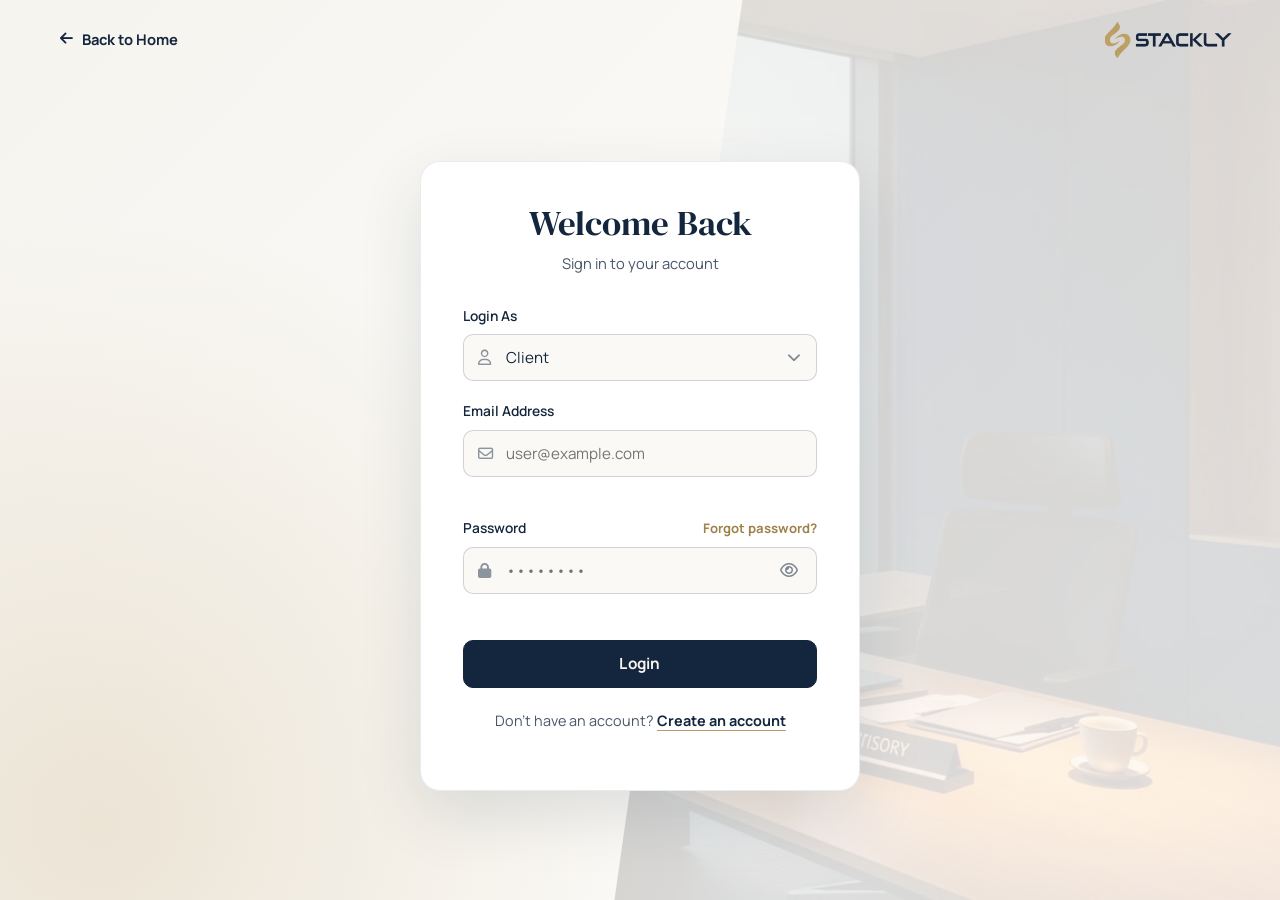
<file: login.html>
<!DOCTYPE html>
<html lang="en">
<head>
  <meta charset="UTF-8" />
  <meta name="viewport" content="width=device-width, initial-scale=1.0" />
  <title>Portal Login | STACKLY Tax &amp; Compliance Advisory</title>
  <meta name="description" content="Sign in to your STACKLY Client or Admin Advisory Portal." />
  <link rel="icon" type="image/webp" href="assets/icons/favicon.webp" />

  <link rel="preconnect" href="https://fonts.googleapis.com" />
  <link rel="preconnect" href="https://fonts.gstatic.com" crossorigin />
  <link href="https://fonts.googleapis.com/css2?family=DM+Serif+Display:ital@0;1&family=Manrope:wght@400;500;600;700;800&display=swap" rel="stylesheet" />
  <link rel="stylesheet" href="https://cdnjs.cloudflare.com/ajax/libs/font-awesome/6.5.2/css/all.min.css" />

  <link rel="stylesheet" href="css/style.css" />
  <link rel="stylesheet" href="css/animations.css" />
  <link rel="stylesheet" href="css/auth.css" />
  <link rel="stylesheet" href="css/responsive.css" />
</head>
<body class="auth-page">
  <div class="auth-bg-split" aria-hidden="true">
    <div class="auth-bg-panel" style="background-image: url('assets/images/hero/home-hero.webp');"></div>
  </div>

  <!-- Minimal Auth Top Bar (No Navbar, No Footer) -->
  <header class="auth-topbar">
    <a href="index.html" class="auth-back-link">
      <i class="fa-solid fa-arrow-left"></i>
      <span>Back to Home</span>
    </a>
    <a href="index.html" class="auth-logo" aria-label="STACKLY Home">
      <img src="assets/images/brand-logo-navy.webp" alt="STACKLY" />
    </a>
  </header>

  <main class="auth-stage">
    <section class="auth-card" id="authCard" aria-labelledby="loginTitle">
      <div class="auth-card-head">
        <h1 id="loginTitle">Welcome Back</h1>
        <p>Sign in to your account</p>
      </div>

      <form id="loginForm" novalidate>
        <div class="form-group">
          <label class="form-label" for="loginAs">Login As</label>
          <div class="input-icon-wrap">
            <i class="fa-regular fa-user field-icon"></i>
            <select class="form-control" id="loginAs" name="loginAs" required>
              <option value="Client" selected>Client</option>
              <option value="Admin">Admin</option>
            </select>
            <i class="fa-solid fa-chevron-down select-caret"></i>
          </div>
        </div>

        <div class="form-group">
          <label class="form-label" for="loginEmail">Email Address</label>
          <div class="input-icon-wrap">
            <i class="fa-regular fa-envelope field-icon"></i>
            <input
              type="email"
              class="form-control"
              id="loginEmail"
              name="email"
              placeholder="user@example.com"
              autocomplete="email"
              data-required-msg="Email address is required."
              required
            />
          </div>
          <span class="form-error"></span>
        </div>

        <div class="form-group">
          <div class="auth-label-row">
            <label class="form-label" for="loginPassword">Password</label>
            <a href="404.html" class="auth-forgot-link">Forgot password?</a>
          </div>
          <div class="input-icon-wrap">
            <i class="fa-solid fa-lock field-icon"></i>
            <input
              type="password"
              class="form-control"
              id="loginPassword"
              name="password"
              placeholder="••••••••"
              autocomplete="current-password"
              data-minlength="4"
              data-required-msg="Password is required."
              required
            />
            <button type="button" class="password-toggle" aria-label="Show password">
              <i class="fa-regular fa-eye"></i>
            </button>
          </div>
          <span class="form-error"></span>
        </div>

        <button type="submit" class="auth-submit-btn">
          <span>Login</span>
        </button>

        <div class="form-feedback" id="loginFeedback" aria-live="polite"></div>
      </form>

      <p class="auth-switch">
        Don&apos;t have an account? <a href="signup.html">Create an account</a>
      </p>
    </section>
  </main>

  <script src="https://cdnjs.cloudflare.com/ajax/libs/gsap/3.14.2/gsap.min.js"></script>
  <script src="js/animations.js"></script>
  <script src="js/validation.js"></script>
  <script src="js/session.js"></script>
  <script src="js/auth.js"></script>
</body>
</html>
</file>
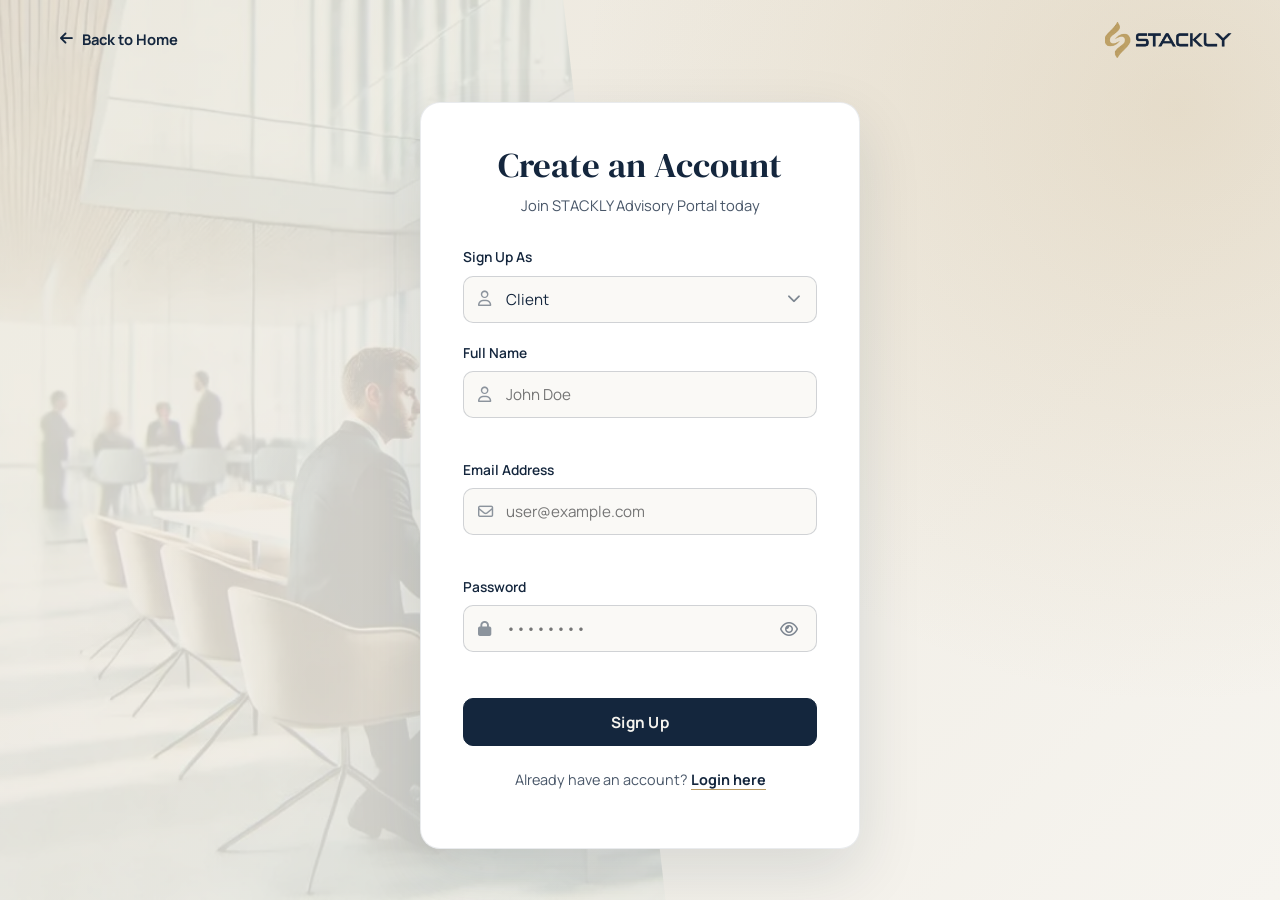
<file: signup.html>
<!DOCTYPE html>
<html lang="en">
<head>
  <meta charset="UTF-8" />
  <meta name="viewport" content="width=device-width, initial-scale=1.0" />
  <title>Create an Account | STACKLY Tax &amp; Compliance Advisory</title>
  <meta name="description" content="Create your STACKLY Client or Admin Advisory Portal account." />
  <link rel="icon" type="image/webp" href="assets/icons/favicon.webp" />

  <link rel="preconnect" href="https://fonts.googleapis.com" />
  <link rel="preconnect" href="https://fonts.gstatic.com" crossorigin />
  <link href="https://fonts.googleapis.com/css2?family=DM+Serif+Display:ital@0;1&family=Manrope:wght@400;500;600;700;800&display=swap" rel="stylesheet" />
  <link rel="stylesheet" href="https://cdnjs.cloudflare.com/ajax/libs/font-awesome/6.5.2/css/all.min.css" />

  <link rel="stylesheet" href="css/style.css" />
  <link rel="stylesheet" href="css/animations.css" />
  <link rel="stylesheet" href="css/auth.css" />
  <link rel="stylesheet" href="css/responsive.css" />
</head>
<body class="auth-page">
  <div class="auth-bg-split auth-bg-split--signup" aria-hidden="true">
    <div class="auth-bg-panel auth-bg-panel--left" style="background-image: url('assets/images/hero/about-hero.webp');"></div>
  </div>

  <!-- Minimal Auth Top Bar (No Navbar, No Footer) -->
  <header class="auth-topbar">
    <a href="index.html" class="auth-back-link">
      <i class="fa-solid fa-arrow-left"></i>
      <span>Back to Home</span>
    </a>
    <a href="index.html" class="auth-logo" aria-label="STACKLY Home">
      <img src="assets/images/brand-logo-navy.webp" alt="STACKLY" />
    </a>
  </header>

  <main class="auth-stage">
    <section class="auth-card" id="authCard" aria-labelledby="signupTitle">
      <div class="auth-card-head">
        <h1 id="signupTitle">Create an Account</h1>
        <p>Join STACKLY Advisory Portal today</p>
      </div>

      <form id="signupForm" novalidate>
        <div class="form-group">
          <label class="form-label" for="signupAs">Sign Up As</label>
          <div class="input-icon-wrap">
            <i class="fa-regular fa-user field-icon"></i>
            <select class="form-control" id="signupAs" name="signupAs" required>
              <option value="Client" selected>Client</option>
              <option value="Admin">Admin</option>
            </select>
            <i class="fa-solid fa-chevron-down select-caret"></i>
          </div>
        </div>

        <div class="form-group">
          <label class="form-label" for="signupFullName">Full Name</label>
          <div class="input-icon-wrap">
            <i class="fa-regular fa-user field-icon"></i>
            <input
              type="text"
              class="form-control"
              id="signupFullName"
              name="fullName"
              placeholder="John Doe"
              autocomplete="name"
              data-minlength="2"
              data-required-msg="Full name is required."
              required
            />
          </div>
          <span class="form-error"></span>
        </div>

        <div class="form-group">
          <label class="form-label" for="signupEmail">Email Address</label>
          <div class="input-icon-wrap">
            <i class="fa-regular fa-envelope field-icon"></i>
            <input
              type="email"
              class="form-control"
              id="signupEmail"
              name="email"
              placeholder="user@example.com"
              autocomplete="email"
              data-required-msg="Valid email address is required."
              required
            />
          </div>
          <span class="form-error"></span>
        </div>

        <div class="form-group">
          <label class="form-label" for="signupPassword">Password</label>
          <div class="input-icon-wrap">
            <i class="fa-solid fa-lock field-icon"></i>
            <input
              type="password"
              class="form-control"
              id="signupPassword"
              name="password"
              placeholder="••••••••"
              autocomplete="new-password"
              data-minlength="6"
              data-required-msg="Create a password (min. 6 characters)."
              required
            />
            <button type="button" class="password-toggle" aria-label="Show password">
              <i class="fa-regular fa-eye"></i>
            </button>
          </div>
          <span class="form-error"></span>
        </div>

        <button type="submit" class="auth-submit-btn">
          <span>Sign Up</span>
        </button>

        <div class="form-feedback" id="signupFeedback" aria-live="polite"></div>
      </form>

      <p class="auth-switch">
        Already have an account? <a href="login.html">Login here</a>
      </p>
    </section>
  </main>

  <script src="https://cdnjs.cloudflare.com/ajax/libs/gsap/3.14.2/gsap.min.js"></script>
  <script src="js/animations.js"></script>
  <script src="js/validation.js"></script>
  <script src="js/session.js"></script>
  <script src="js/auth.js"></script>
</body>
</html>
</file>
<file: css/style.css>
/* ==========================================================================
   STACKLY Tax & Compliance Advisory — Design System & Global Foundation
   Colors strictly anchored to:
   Primary: Midnight Navy (#14263D)
   Background: Warm Ivory (#F6F4EF)
   Accent: Champagne Gold (#B99A62)
   ========================================================================== */

:root {
  /* Core Palette (3 Brand Colors + Derived Tints) */
  --navy: #14263D;
  --navy-deep: #0D1B2C;
  --navy-mid: #1B324F;
  --navy-soft: rgba(20, 38, 61, 0.08);
  --navy-tint: rgba(20, 38, 61, 0.78);

  --ivory: #F6F4EF;
  --ivory-deep: #ECE7DC;
  --ivory-card: #FFFFFF;
  --ivory-muted: rgba(246, 244, 239, 0.78);

  --gold: #B99A62;
  --gold-hover: #9F814A;
  --gold-light: #D4BA86;
  --gold-soft: rgba(185, 154, 98, 0.14);
  --gold-border: rgba(185, 154, 98, 0.36);

  /* Typography */
  --font-serif: "DM Serif Display", Georgia, "Times New Roman", serif;
  --font-sans: "Manrope", system-ui, -apple-system, BlinkMacSystemFont, "Segoe UI", sans-serif;

  /* Spacing & Layout */
  --header-height: 82px;
  --header-height-scrolled: 70px;
  --section-py: clamp(4.2rem, 7vw, 6.75rem);
  --container-max: 1280px;
  --radius-sm: 6px;
  --radius-md: 12px;
  --radius-lg: 18px;

  /* Elevation & Motion */
  --shadow-sm: 0 4px 18px rgba(20, 38, 61, 0.06);
  --shadow-md: 0 14px 36px rgba(20, 38, 61, 0.10);
  --shadow-lg: 0 24px 60px rgba(13, 27, 44, 0.18);
  --ease-out: cubic-bezier(0.22, 1, 0.36, 1);
  --transition-base: 0.32s var(--ease-out);
}

/* Global Reset & Overflow Prevention */
*,
*::before,
*::after {
  box-sizing: border-box;
}

html {
  width: 100%;
  overflow-x: clip;
  scroll-behavior: auto;
  font-size: 16px;
}

body {
  width: 100%;
  max-width: 100%;
  margin: 0;
  padding: 0;
  overflow-x: clip;
  background-color: var(--ivory);
  color: var(--navy);
  font-family: var(--font-sans);
  font-weight: 400;
  line-height: 1.68;
  -webkit-font-smoothing: antialiased;
  -moz-osx-font-smoothing: grayscale;
}

body.drawer-open {
  overflow: hidden;
}

img,
video,
svg,
canvas {
  max-width: 100%;
  display: block;
}

img {
  height: auto;
}

a {
  color: inherit;
  text-decoration: none;
  transition: color var(--transition-base), border-color var(--transition-base), background-color var(--transition-base), transform var(--transition-base);
}

button,
input,
select,
textarea {
  font-family: inherit;
  font-size: inherit;
}

button {
  cursor: pointer;
}

ul,
ol {
  margin: 0;
  padding: 0;
  list-style: none;
}

h1, h2, h3, h4, h5, h6 {
  margin: 0;
  font-family: var(--font-serif);
  font-weight: 400;
  line-height: 1.18;
  color: var(--navy);
  overflow-wrap: break-word;
}

p, li, span, a {
  overflow-wrap: break-word;
}

main,
section,
header,
footer {
  width: 100%;
  max-width: 100%;
  position: relative;
  overflow-x: clip;
}

/* Container System */
.container {
  width: min(100% - 32px, var(--container-max));
  margin-inline: auto;
}

@media (min-width: 768px) {
  .container {
    width: min(100% - 48px, var(--container-max));
  }
}

/* Section Typography & Utility */
.section {
  padding-block: var(--section-py);
  background-color: var(--ivory);
}

.section--ivory-deep {
  background-color: var(--ivory-deep);
}

.section--navy {
  background-color: var(--navy);
  color: var(--ivory);
}

.section--navy h2,
.section--navy h3,
.section--navy h4 {
  color: var(--ivory);
}

.section--navy-deep {
  background-color: var(--navy-deep);
  color: var(--ivory);
}

.section--navy-deep h2,
.section--navy-deep h3,
.section--navy-deep h4 {
  color: var(--ivory);
}

.section-header {
  max-width: 740px;
  margin-bottom: clamp(2.25rem, 4vw, 3.5rem);
}

.section-header--center {
  margin-inline: auto;
  text-align: center;
}

.eyebrow {
  display: inline-flex;
  align-items: center;
  gap: 0.65rem;
  font-family: var(--font-sans);
  font-size: 0.78rem;
  font-weight: 700;
  letter-spacing: 0.16em;
  text-transform: uppercase;
  color: var(--gold);
  margin-bottom: 0.85rem;
}

.eyebrow::before {
  content: "";
  width: 24px;
  height: 1.5px;
  background-color: var(--gold);
  flex-shrink: 0;
}

.section-header--center .eyebrow::after {
  content: "";
  width: 24px;
  height: 1.5px;
  background-color: var(--gold);
  flex-shrink: 0;
}

.section-title {
  font-size: clamp(1.88rem, 3.2vw, 2.95rem);
  letter-spacing: -0.01em;
  margin-bottom: 1rem;
}

.section-desc {
  font-size: clamp(0.98rem, 1.25vw, 1.08rem);
  color: var(--navy-tint);
  margin: 0;
}

.section--navy .section-desc,
.section--navy-deep .section-desc {
  color: var(--ivory-muted);
}

/* Gold Divider */
.gold-divider {
  width: 64px;
  height: 2px;
  background: linear-gradient(90deg, var(--gold), var(--gold-light));
  margin-block: 1.15rem;
}

.gold-divider--center {
  margin-inline: auto;
}

/* Buttons */
.btn {
  display: inline-flex;
  align-items: center;
  justify-content: center;
  gap: 0.6rem;
  padding: 0.92rem 1.75rem;
  border-radius: var(--radius-sm);
  font-family: var(--font-sans);
  font-size: 0.92rem;
  font-weight: 600;
  letter-spacing: 0.03em;
  border: 1.5px solid transparent;
  min-height: 46px;
  white-space: nowrap;
  position: relative;
  overflow: hidden;
  transition: transform var(--transition-base), background-color var(--transition-base), border-color var(--transition-base), color var(--transition-base), box-shadow var(--transition-base);
}

.btn-gold {
  background-color: var(--gold);
  color: var(--navy-deep);
  border-color: var(--gold);
}

.btn-gold:hover,
.btn-gold:focus-visible {
  background-color: var(--gold-light);
  border-color: var(--gold-light);
  transform: translateY(-2px);
  box-shadow: 0 10px 26px rgba(185, 154, 98, 0.34);
}

.btn-navy {
  background-color: var(--navy);
  color: var(--ivory);
  border-color: var(--navy);
}

.btn-navy:hover,
.btn-navy:focus-visible {
  background-color: var(--navy-mid);
  border-color: var(--gold);
  transform: translateY(-2px);
  box-shadow: var(--shadow-md);
}

.btn-outline-ivory {
  background-color: rgba(246, 244, 239, 0.06);
  color: var(--ivory);
  border-color: rgba(246, 244, 239, 0.45);
  backdrop-filter: blur(6px);
}

.btn-outline-ivory:hover,
.btn-outline-ivory:focus-visible {
  border-color: var(--gold);
  background-color: rgba(185, 154, 98, 0.16);
  color: var(--gold-light);
  transform: translateY(-2px);
}

.btn-outline-navy {
  background-color: transparent;
  color: var(--navy);
  border-color: rgba(20, 38, 61, 0.32);
}

.btn-outline-navy:hover,
.btn-outline-navy:focus-visible {
  border-color: var(--gold);
  background-color: var(--gold-soft);
  color: var(--navy);
  transform: translateY(-2px);
}

/* ==========================================================================
   Full-Width Cover Hero Component (Center-Aligned Contents on All Pages)
   ========================================================================== */
.page-hero {
  min-height: 75vh;
  min-height: 65svh;
  padding: calc(var(--header-height) + 2.75rem) 0 4.5rem;
  display: flex;
  align-items: center;
  justify-content: center;
  position: relative;
  overflow: hidden;
  background-color: var(--navy-deep);
  min-width: 0;
}

.page-hero--home {
  min-height: 100svh;
  padding: calc(var(--header-height) + 3rem) 0 5.5rem;
}

.page-hero-bg {
  position: absolute;
  inset: -4%;
  z-index: 0;
  background-size: cover;
  background-position: center;
  background-repeat: no-repeat;
  will-change: transform;
  transform: scale(1.06);
}

.page-hero-overlay {
  position: absolute;
  inset: 0;
  z-index: 1;
  background: linear-gradient(
    180deg,
    rgba(13, 27, 44, 0.76) 0%,
    rgba(20, 38, 61, 0.68) 50%,
    rgba(13, 27, 44, 0.86) 100%
  );
}

.page-hero .container {
  position: relative;
  z-index: 2;
}

.hero-center-box {
  max-width: 880px;
  margin-inline: auto;
  text-align: center;
  display: flex;
  flex-direction: column;
  align-items: center;
}

.hero-breadcrumb {
  display: inline-flex;
  align-items: center;
  flex-wrap: wrap;
  justify-content: center;
  gap: 0.55rem;
  font-size: 0.82rem;
  font-weight: 600;
  letter-spacing: 0.14em;
  text-transform: uppercase;
  color: var(--gold-light);
  margin-bottom: 1rem;
}

.hero-breadcrumb a:hover {
  color: var(--ivory);
}

.hero-trust-badge {
  display: inline-flex;
  align-items: center;
  gap: 0.55rem;
  padding: 0.45rem 1rem;
  border-radius: 999px;
  border: 1px solid rgba(185, 154, 98, 0.44);
  background-color: rgba(20, 38, 61, 0.55);
  backdrop-filter: blur(8px);
  font-size: 0.82rem;
  font-weight: 600;
  letter-spacing: 0.08em;
  text-transform: uppercase;
  color: var(--gold-light);
  margin-bottom: 1.25rem;
}

.hero-gold-line {
  width: 82px;
  height: 2px;
  background: linear-gradient(90deg, transparent, var(--gold), transparent);
  margin: 0 auto 1.35rem;
  transform-origin: center;
}

.hero-title-wrap {
  overflow: hidden;
  width: 100%;
}

.hero-title {
  font-family: var(--font-serif);
  font-size: clamp(2.25rem, 5vw, 4.4rem);
  line-height: 1.09;
  color: var(--ivory);
  margin-bottom: 1.35rem;
  text-shadow: 0 6px 28px rgba(0, 0, 0, 0.28);
}

.hero-subtitle {
  font-size: clamp(1rem, 1.45vw, 1.18rem);
  line-height: 1.72;
  color: rgba(246, 244, 239, 0.9);
  max-width: 680px;
  margin: 0 auto 2.1rem;
}

.hero-actions {
  display: flex;
  flex-wrap: wrap;
  justify-content: center;
  align-items: center;
  gap: 1rem;
}

.hero-scroll-indicator {
  position: absolute;
  bottom: 1.75rem;
  left: 50%;
  transform: translateX(-50%);
  z-index: 2;
  display: inline-flex;
  flex-direction: column;
  align-items: center;
  gap: 0.45rem;
  font-size: 0.72rem;
  font-weight: 600;
  letter-spacing: 0.18em;
  text-transform: uppercase;
  color: rgba(246, 244, 239, 0.76);
}

.hero-scroll-line {
  width: 1.5px;
  height: 30px;
  background: linear-gradient(180deg, var(--gold), transparent);
  animation: scrollPulse 2s ease-in-out infinite;
}

@keyframes scrollPulse {
  0%, 100% { transform: scaleY(0.65); opacity: 0.45; }
  50% { transform: scaleY(1); opacity: 1; }
}

/* Shared Cards & Media Styling */
.card {
  background-color: var(--ivory-card);
  border: 1px solid rgba(20, 38, 61, 0.1);
  border-radius: var(--radius-md);
  padding: clamp(1.4rem, 2.4vw, 2rem);
  box-shadow: var(--shadow-sm);
  transition: transform var(--transition-base), box-shadow var(--transition-base), border-color var(--transition-base);
}

.card:hover {
  transform: translateY(-5px);
  box-shadow: var(--shadow-md);
  border-color: var(--gold-border);
}

.card-icon {
  width: 52px;
  height: 52px;
  border-radius: var(--radius-sm);
  background-color: var(--navy);
  color: var(--gold);
  display: inline-flex;
  align-items: center;
  justify-content: center;
  font-size: 1.25rem;
  margin-bottom: 1.25rem;
  border: 1px solid rgba(185, 154, 98, 0.35);
}

.card-title {
  font-size: clamp(1.22rem, 1.55vw, 1.45rem);
  margin-bottom: 0.7rem;
}

.card-text {
  color: var(--navy-tint);
  font-size: 0.96rem;
  margin: 0 0 1.25rem;
}

.card-link {
  display: inline-flex;
  align-items: center;
  gap: 0.45rem;
  font-size: 0.88rem;
  font-weight: 700;
  letter-spacing: 0.04em;
  color: var(--navy);
  border-bottom: 1.5px solid var(--gold);
  padding-bottom: 2px;
}

.card-link:hover {
  color: var(--gold-hover);
  gap: 0.7rem;
}

/* Media Frames */
.media-frame {
  position: relative;
  border-radius: var(--radius-md);
  overflow: hidden;
  box-shadow: var(--shadow-lg);
  border: 1px solid rgba(185, 154, 98, 0.25);
  background-color: var(--navy);
}

.media-frame img {
  width: 100%;
  height: 100%;
  object-fit: cover;
}

.media-frame::after {
  content: "";
  position: absolute;
  inset: 0;
  border: 1px solid rgba(246, 244, 239, 0.14);
  border-radius: inherit;
  pointer-events: none;
}

/* Split Layout */
.split-grid {
  display: grid;
  grid-template-columns: 1fr;
  gap: clamp(2rem, 4.5vw, 4.25rem);
  align-items: center;
}

@media (min-width: 1024px) {
  .split-grid {
    grid-template-columns: 1.05fr 0.95fr;
  }

  .split-grid--reverse .split-media {
    order: -1;
  }
}

/* Checklist */
.check-list {
  display: grid;
  gap: 0.85rem;
  margin-bottom: 1.75rem;
}

.check-list li {
  display: flex;
  align-items: flex-start;
  gap: 0.75rem;
  font-size: 0.96rem;
}

.check-list i {
  color: var(--gold);
  margin-top: 0.3rem;
  flex-shrink: 0;
}

/* Badges / Pills */
.tag-pill {
  display: inline-block;
  padding: 0.3rem 0.8rem;
  border-radius: 999px;
  font-size: 0.76rem;
  font-weight: 700;
  letter-spacing: 0.08em;
  text-transform: uppercase;
  background-color: var(--gold-soft);
  color: var(--navy);
  border: 1px solid var(--gold-border);
}

.section--navy .tag-pill,
.section--navy-deep .tag-pill {
  color: var(--gold-light);
  background-color: rgba(185, 154, 98, 0.16);
}

/* Form Elements */
.form-group {
  display: flex;
  flex-direction: column;
  gap: 0.45rem;
  margin-bottom: 1.15rem;
}

.form-label {
  font-size: 0.86rem;
  font-weight: 600;
  color: var(--navy);
}

.form-control {
  width: 100%;
  min-height: 46px;
  padding: 0.75rem 1rem;
  border: 1.5px solid rgba(20, 38, 61, 0.18);
  border-radius: var(--radius-sm);
  background-color: var(--ivory-card);
  color: var(--navy);
  font-size: 0.95rem;
  transition: border-color 0.25s ease, box-shadow 0.25s ease;
}

.form-control:focus {
  outline: none;
  border-color: var(--gold);
  box-shadow: 0 0 0 3px rgba(185, 154, 98, 0.22);
}

.form-control.is-invalid {
  border-color: #B42318;
}

.form-error {
  font-size: 0.8rem;
  color: #B42318;
  min-height: 1.1em;
}

.form-feedback {
  margin-top: 1rem;
  padding: 0.95rem 1.15rem;
  border-radius: var(--radius-sm);
  font-size: 0.92rem;
  font-weight: 600;
  display: none;
}

.form-feedback.is-visible {
  display: block;
}

.form-feedback--success {
  background-color: rgba(20, 38, 61, 0.08);
  border-left: 4px solid var(--gold);
  color: var(--navy);
}

.form-feedback--error {
  background-color: rgba(180, 35, 24, 0.08);
  border-left: 4px solid #B42318;
  color: #7A1B14;
}

.section--navy .form-feedback--error,
.final-cta-card .form-feedback--error {
  background-color: rgba(249, 112, 102, 0.18);
  border-left-color: #F97066;
  color: #FEE4E2;
}

.section--navy .form-feedback--success,
.final-cta-card .form-feedback--success {
  background-color: rgba(185, 154, 98, 0.2);
  color: var(--ivory);
}

/* Skip Link & Focus Accessibility */
.skip-link {
  position: absolute;
  top: -120px;
  left: 16px;
  background: var(--gold);
  color: var(--navy-deep);
  padding: 0.65rem 1.1rem;
  border-radius: var(--radius-sm);
  font-weight: 700;
  z-index: 2000;
}

.skip-link:focus {
  top: 16px;
}

:focus-visible {
  outline: 2px solid var(--gold);
  outline-offset: 2px;
}
</file>
<file: css/animations.css>
/* ==========================================================================
   GSAP, ScrollTrigger & Motion Supporting Styles
   ========================================================================== */

.reveal-clip {
  overflow: hidden;
  display: block;
}

.gold-shimmer {
  background: linear-gradient(90deg, var(--gold) 0%, var(--gold-light) 50%, var(--gold) 100%);
  background-size: 200% auto;
  -webkit-background-clip: text;
  background-clip: text;
}

/* Smooth pointer magnetic hover transition (desktop only) */
.magnetic-btn {
  will-change: transform;
}

/* Reduced Motion Respect */
@media (prefers-reduced-motion: reduce) {
  *,
  *::before,
  *::after {
    animation-duration: 0.01ms !important;
    animation-iteration-count: 1 !important;
    transition-duration: 0.01ms !important;
  }

  .page-hero-bg {
    transform: none !important;
  }
}
</file>
<file: css/auth.css>
/* ==========================================================================
   Authentication (Login & Signup) & Custom 404 Page Styles
   Matches uploaded reference screenshots adapted to STACKLY Navy/Ivory/Gold
   ========================================================================== */

.auth-page {
  min-height: 100dvh;
  display: flex;
  flex-direction: column;
  position: relative;
  overflow-x: clip;
  background-color: var(--ivory);
}

/* Subtle diagonal split backdrop inspired by reference screenshot + corporate imagery */
.auth-bg-split {
  position: fixed;
  inset: 0;
  z-index: 0;
  pointer-events: none;
  background:
    radial-gradient(circle at 8% 92%, rgba(185, 154, 98, 0.22) 0%, transparent 42%),
    linear-gradient(135deg, var(--ivory) 0%, #FFFFFF 100%);
}

.auth-bg-split--signup {
  background:
    radial-gradient(circle at 92% 12%, rgba(185, 154, 98, 0.22) 0%, transparent 42%),
    linear-gradient(135deg, var(--ivory-deep) 0%, var(--ivory) 100%);
}

.auth-bg-panel {
  position: absolute;
  inset: 0;
  background-size: cover;
  background-position: center;
  opacity: 0.14;
  clip-path: polygon(58% 0, 100% 0, 100% 100%, 48% 100%);
}

.auth-bg-panel--left {
  clip-path: polygon(0 0, 44% 0, 52% 100%, 0 100%);
}

@media (max-width: 767px) {
  .auth-bg-panel,
  .auth-bg-panel--left {
    clip-path: none;
    opacity: 0.08;
  }
}

.auth-topbar {
  position: relative;
  z-index: 10;
  width: 100%;
  padding: 1.25rem clamp(1rem, 4vw, 3rem);
  display: flex;
  align-items: center;
  justify-content: space-between;
  gap: 1rem;
}

.auth-back-link {
  display: inline-flex;
  align-items: center;
  gap: 0.55rem;
  font-size: 0.92rem;
  font-weight: 700;
  color: var(--navy);
  padding: 0.45rem 0.75rem;
  border-radius: var(--radius-sm);
}

.auth-back-link:hover {
  color: var(--gold-hover);
  background-color: rgba(20, 38, 61, 0.05);
}

.auth-logo img {
  height: 32px;
  width: auto;
}

@media (min-width: 640px) {
  .auth-logo img {
    height: 36px;
  }
}

.auth-stage {
  position: relative;
  z-index: 10;
  flex: 1;
  display: flex;
  align-items: center;
  justify-content: center;
  padding: 1.25rem 1rem 3rem;
}

.auth-card {
  width: 100%;
  max-width: 440px;
  background-color: #FFFFFF;
  border: 1px solid rgba(20, 38, 61, 0.09);
  border-radius: 20px;
  padding: clamp(1.75rem, 4vw, 2.6rem);
  box-shadow: 0 24px 64px rgba(20, 38, 61, 0.12);
}

.auth-card-head {
  text-align: center;
  margin-bottom: 1.75rem;
}

.auth-card-head h1 {
  font-family: var(--font-serif);
  font-size: clamp(1.8rem, 3vw, 2.2rem);
  color: var(--navy);
  margin-bottom: 0.4rem;
}

.auth-card-head p {
  font-size: 0.92rem;
  color: var(--navy-tint);
  margin: 0;
}

.auth-label-row {
  display: flex;
  align-items: center;
  justify-content: space-between;
  gap: 0.75rem;
}

.auth-forgot-link {
  font-size: 0.82rem;
  font-weight: 700;
  color: var(--gold-hover);
}

.auth-forgot-link:hover {
  color: var(--navy);
  text-decoration: underline;
}

.input-icon-wrap {
  position: relative;
  display: flex;
  align-items: center;
}

.input-icon-wrap .field-icon {
  position: absolute;
  left: 0.95rem;
  color: rgba(20, 38, 61, 0.48);
  font-size: 0.95rem;
  pointer-events: none;
}

.input-icon-wrap .form-control {
  padding-left: 2.65rem;
  padding-right: 2.65rem;
  border-radius: 10px;
  background-color: #FAF9F6;
}

.input-icon-wrap select.form-control {
  appearance: none;
  cursor: pointer;
}

.select-caret {
  position: absolute;
  right: 1rem;
  color: rgba(20, 38, 61, 0.55);
  pointer-events: none;
  font-size: 0.85rem;
}

.password-toggle {
  position: absolute;
  right: 0.75rem;
  width: 32px;
  height: 32px;
  border: none;
  background: transparent;
  color: rgba(20, 38, 61, 0.55);
  display: inline-flex;
  align-items: center;
  justify-content: center;
  border-radius: 6px;
}

.password-toggle:hover {
  color: var(--navy);
}

.auth-submit-btn {
  width: 100%;
  min-height: 48px;
  margin-top: 0.4rem;
  border-radius: 10px;
  background-color: var(--navy);
  color: var(--ivory);
  border: 1.5px solid var(--navy);
  font-size: 0.96rem;
  font-weight: 700;
  letter-spacing: 0.02em;
  display: inline-flex;
  align-items: center;
  justify-content: center;
  gap: 0.55rem;
  transition: background-color 0.25s ease, border-color 0.25s ease, transform 0.25s ease, box-shadow 0.25s ease;
}

.auth-submit-btn:hover {
  background-color: var(--navy-deep);
  border-color: var(--gold);
  box-shadow: 0 10px 26px rgba(20, 38, 61, 0.22);
  transform: translateY(-1px);
}

.auth-switch {
  text-align: center;
  margin-top: 1.35rem;
  font-size: 0.9rem;
  color: var(--navy-tint);
}

.auth-switch a {
  font-weight: 700;
  color: var(--navy);
  border-bottom: 1.5px solid var(--gold);
}

.auth-switch a:hover {
  color: var(--gold-hover);
}

/* ==========================================================================
   Custom 404 Page
   ========================================================================== */
.error-404-hero {
  min-height: 100dvh;
  padding: calc(var(--header-height) + 2rem) 0 3.5rem;
  display: flex;
  align-items: center;
  justify-content: center;
  position: relative;
  overflow: hidden;
  background-color: var(--navy-deep);
}

.error-404-hero .page-hero-overlay {
  background: radial-gradient(circle at 50% 45%, rgba(15, 29, 48, 0.72) 0%, rgba(12, 24, 40, 0.9) 100%);
}

.error-404-hero .container {
  position: relative;
  z-index: 2;
}

.error-404-code {
  font-family: var(--font-serif);
  font-size: clamp(5.5rem, 16vw, 11.5rem);
  line-height: 0.92;
  color: rgba(246, 244, 239, 0.42);
  letter-spacing: 0.04em;
  position: relative;
  margin-bottom: 0.4rem;
  user-select: none;
  text-shadow: 0 8px 32px rgba(0, 0, 0, 0.35);
}

.error-404-code span {
  color: var(--gold);
  opacity: 0.96;
}

.error-404-heading {
  font-family: var(--font-serif);
  font-size: clamp(1.95rem, 4.4vw, 3.35rem);
  color: var(--ivory);
  letter-spacing: 0.04em;
  margin-bottom: 1rem;
}

.error-404-text {
  font-size: clamp(0.98rem, 1.3vw, 1.12rem);
  color: var(--ivory-muted);
  max-width: 580px;
  margin: 0 auto 2rem;
}
</file>
<file: css/responsive.css>
/* ==========================================================================
   Global Responsive Rules across 320px, 375px, 390px, 414px, 768px, 1024px,
   1280px, 1440px, and 1920px viewports
   ========================================================================== */

/* Small Mobile (<= 480px) */
@media (max-width: 480px) {
  :root {
    --header-height: 70px;
    --section-py: 3.35rem;
  }

  .page-hero {
    min-height: 65svh;
    padding: calc(var(--header-height) + 1.8rem) 0 3.2rem;
  }

  .page-hero--home {
    min-height: 92svh;
    padding: calc(var(--header-height) + 2rem) 0 4.5rem;
  }

  .hero-actions {
    width: 100%;
    flex-direction: column;
  }

  .hero-actions .btn {
    width: 100%;
    justify-content: center;
  }

  .btn {
    padding: 0.85rem 1.25rem;
    font-size: 0.88rem;
    white-space: normal;
    text-align: center;
  }
}

/* Global Grid & Flex Child Overflow Guard */
.grid > *,
.split-grid > *,
.footer-grid > *,
.dash-grid-2 > *,
.kpi-grid > *,
.insights-grid > *,
.team-grid > * {
  min-width: 0;
}

/* Compact 320px Mobile Safeguard */
@media (max-width: 359px) {
  .container {
    width: calc(100% - 1.5rem);
  }

  .strategy-metrics,
  .sector-kpis,
  .contact-mini-grid,
  .slot-chips {
    grid-template-columns: 1fr;
  }

  .newsletter-form {
    flex-direction: column;
  }

  .newsletter-form .btn,
  .article-prose pre,
  .table-responsive {
    max-width: 100%;
  }
}

/* Mobile & Phablet (481px - 767px) */
@media (min-width: 481px) and (max-width: 767px) {
  .page-hero {
    min-height: 68svh;
  }

  .hero-actions {
    flex-direction: row;
    flex-wrap: wrap;
    justify-content: center;
  }
}

/* Tablet (768px - 1023px) */
@media (min-width: 768px) and (max-width: 1023px) {
  .page-hero {
    min-height: 70vh;
  }
}

/* Large Desktop (1440px - 1920px+) */
@media (min-width: 1440px) {
  :root {
    --container-max: 1340px;
  }
}

@media (min-width: 1800px) {
  :root {
    --container-max: 1440px;
  }
}

/* Touch device guard for hover/pointer effects */
@media (hover: none) and (pointer: coarse) {
  .card:hover,
  .btn:hover {
    transform: none;
  }
}

/* Table Horizontal Scroll Wrapper */
.table-responsive {
  width: 100%;
  max-width: 100%;
  overflow-x: auto;
  -webkit-overflow-scrolling: touch;
  border-radius: var(--radius-sm);
}
</file>
